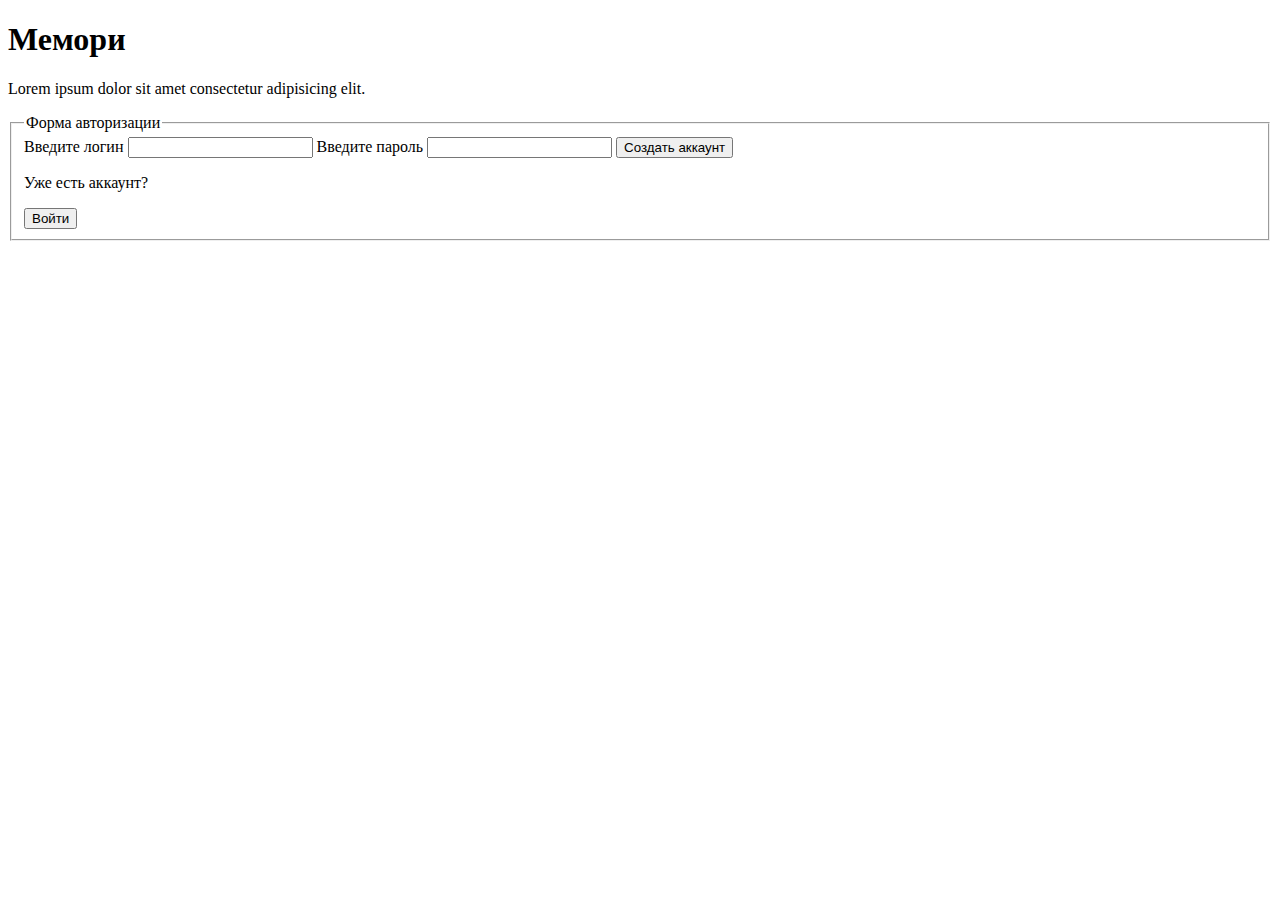
<file: index.html>
<!DOCTYPE html>
<html lang="en">

<head>
    <meta charset="UTF-8">
    <meta name="viewport" content="width=device-width, initial-scale=1.0">
    <title>Document</title>
</head>

<body>

<header class="header">

</header>

<main>
    <h1 class="header__heading">Мемори</h1>
    <p class="header__par">
        Lorem ipsum dolor sit amet consectetur adipisicing elit.
    </p>

    <form 
        action="" 
        method="post"
        class="form"
    >
        <fieldset class="form__fieldset">
            <legend class="form__legend">
                Форма авторизации
            </legend>

            <label 
                for="login"
                class="form__label"
            >
                Введите логин
                <input 
                    class="form__input"
                    type="text" 
                    name="login" 
                    id="login"
                >
            </label>

            <label 
                for="password"
                class="form__label"
            >
                Введите пароль
                <input
                    class="form__input"
                    type="password" 
                    name="password" 
                    id="password"
                >
            </label>

            <button 
                type="submit"
                class="form__btn-create"
            >
                Создать аккаунт
            </button>

            <p class="form__text">Уже есть аккаунт?</p>

            <button 
                type="submit"
                class="form__btn-come"
            >
                Войти
            </button>
        </fieldset>
    </form>

</main>

<footer>

</footer>

</body>
</html>
</file>
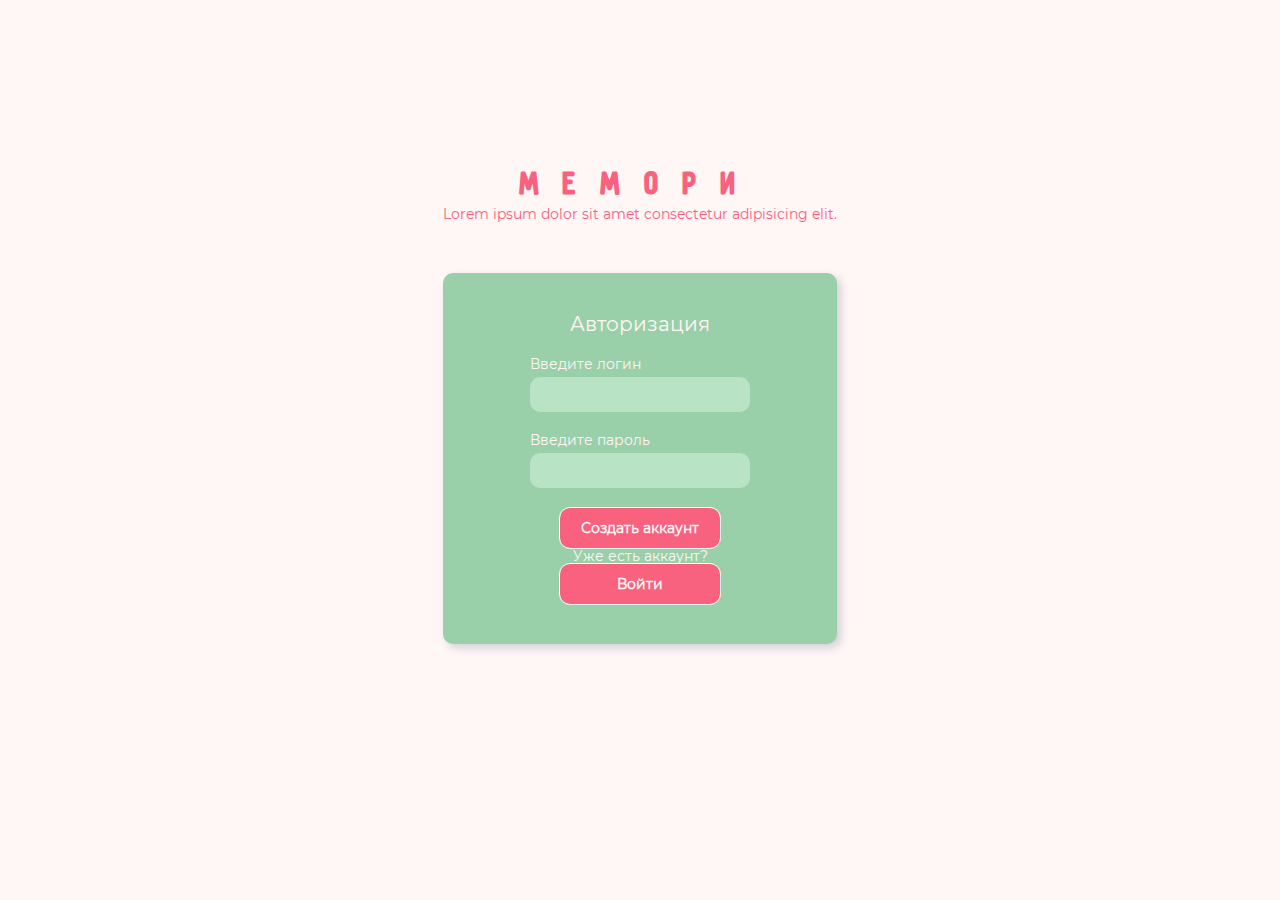
<file: templates/index.html>
<!DOCTYPE html>
<html lang="ru">

<head>
    <meta charset="UTF-8">
    <meta name="viewport" content="width=device-width, initial-scale=1.0">
    <link rel="stylesheet" href="/static/normalize.css">
    <link rel="stylesheet" type="text/css" href="/static/main.css">
    <title>Memory Game</title>

    <link rel="shortcut icon" href="/static/favicon/favicon.ico">
    <link rel="apple-touch-icon" sizes="180x180" href="/static/favicon/apple-touch-icon.png">
    <link rel="icon" type="image/png" sizes="32x32" href="/static/favicon/favicon-32x32.png">
    <link rel="icon" type="image/png" sizes="16x16" href="/static/favicon/favicon-16x16.png">
    <link rel="manifest" href="/static/favicon/site.webmanifest">
    <link rel="mask-icon" href="/static/favicon/safari-pinned-tab.svg" color="#5bbad5">
    <meta name="msapplication-TileColor" content="#da532c">
    <meta name="theme-color" content="#ffffff">
</head>

<body>

    <main class="container">
        <div class="container__wrapper">
            <div class="info">
                <h1 class="info__heading">Мемори</h1>
                <p class="info__par">
                    Lorem ipsum dolor sit amet consectetur adipisicing elit.
                </p>
            </div>

            <form action="" method="post" class="form">
                <fieldset class="form__fieldset">
                    <legend class="form__legend">
                        Авторизация
                    </legend>

                    <label for="login" class="form__label">
                        Введите логин
                        <input class="form__input" type="text" name="login" id="login">
                    </label>

                    <label for="password" class="form__label">
                        Введите пароль
                        <input class="form__input" type="password" name="password" id="password">
                    </label>

                    <button type="submit" class="form__btn">
                        Создать аккаунт
                    </button>

                    <p class="form__text">Уже есть аккаунт?</p>

                    <button type="submit" class="form__btn">
                        Войти
                    </button>
                </fieldset>
            </form>
        </div>
    </main>

    <footer>

    </footer>

</body>

</html>
</file>
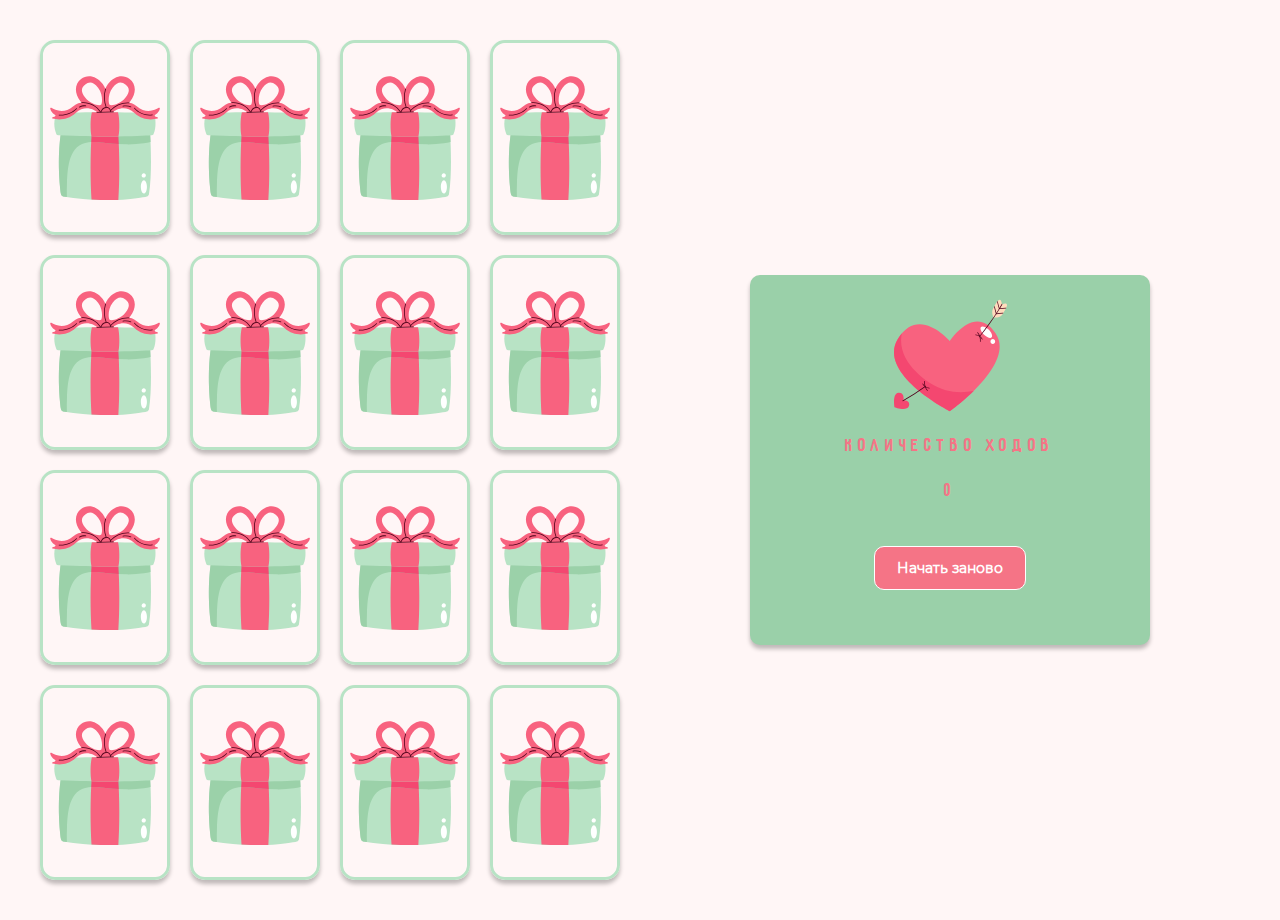
<file: templates/game.html>
<!DOCTYPE html>
<html lang="ru">

<head>
    <meta charset="UTF-8">
    <meta name="viewport" content="width=device-width, initial-scale=1.0">
    <link rel="stylesheet" href="/static/normalize.css">
    <link rel="stylesheet" href="/static/main.css">
    <link rel="stylesheet" href="/static/game.css">
    <title>Memory Game</title>

    <link rel="apple-touch-icon" sizes="180x180" href="static/favicon/apple-touch-icon.png">
    <link rel="icon" type="image/png" sizes="32x32" href="static/favicon/favicon-32x32.png">
    <link rel="icon" type="image/png" sizes="16x16" href="static/favicon/favicon-16x16.png">
    <link rel="manifest" href="static/favicon/site.webmanifest">
    <link rel="mask-icon" href="static/favicon/safari-pinned-tab.svg" color="#5bbad5">
    <meta name="msapplication-TileColor" content="#da532c">
    <meta name="theme-color" content="#ffffff">
</head>

<body>
    <header class="header">

    </header>

    <main>

        <section class="game">
            <div class="game__wrapper">
                <div class="game__cards">
                    <div class="card">
                        <div class="card__wrapper">
                            <div class="card__front">
                                <div class="card__img">
                                    <img src="/static/img/011-lion.svg" alt="Лицевая сторона карты"
                                        class="card__img-img">
                                </div>
                            </div>
                            <div class="card__shirt">
                                <div class="card__img">
                                    <img src="/static/img/shirt.svg" alt="Рубашка карты" class="card__img-img">
                                </div>
                            </div>
                        </div>
                    </div>
                    <div class="card">
                        <div class="card__wrapper">
                            <div class="card__front">
                                <div class="card__img">
                                    <img src="/static/img/011-lion.svg" alt="Лицевая сторона карты"
                                        class="card__img-img">
                                </div>
                            </div>
                            <div class="card__shirt">
                                <div class="card__img">
                                    <img src="/static/img/shirt.svg" alt="Рубашка карты" class="card__img-img">
                                </div>
                            </div>
                        </div>
                    </div>
                    <div class="card">
                        <div class="card__wrapper">
                            <div class="card__front">
                                <div class="card__img">
                                    <img src="/static/img/012-bird.svg" alt="Лицевая сторона карты"
                                        class="card__img-img">
                                </div>
                            </div>
                            <div class="card__shirt">
                                <div class="card__img">
                                    <img src="/static/img/shirt.svg" alt="Рубашка карты" class="card__img-img">
                                </div>
                            </div>
                        </div>
                    </div>
                    <div class="card">
                        <div class="card__wrapper">
                            <div class="card__front">
                                <div class="card__img">
                                    <img src="/static/img/012-bird.svg" alt="Лицевая сторона карты"
                                        class="card__img-img">
                                </div>
                            </div>
                            <div class="card__shirt">
                                <div class="card__img">
                                    <img src="/static/img/shirt.svg" alt="Рубашка карты" class="card__img-img">
                                </div>
                            </div>
                        </div>
                    </div>
                    <div class="card">
                        <div class="card__wrapper">
                            <div class="card__front">
                                <div class="card__img">
                                    <img src="/static/img/018-giraffe.svg" alt="Лицевая сторона карты"
                                        class="card__img-img">
                                </div>
                            </div>
                            <div class="card__shirt">
                                <div class="card__img">
                                    <img src="/static/img/shirt.svg" alt="Рубашка карты" class="card__img-img">
                                </div>
                            </div>
                        </div>
                    </div>
                    <div class="card">
                        <div class="card__wrapper">
                            <div class="card__front">
                                <div class="card__img">
                                    <img src="/static/img/018-giraffe.svg" alt="Лицевая сторона карты"
                                        class="card__img-img">
                                </div>
                            </div>
                            <div class="card__shirt">
                                <div class="card__img">
                                    <img src="/static/img/shirt.svg" alt="Рубашка карты" class="card__img-img">
                                </div>
                            </div>
                        </div>
                    </div>
                    <div class="card">
                        <div class="card__wrapper">
                            <div class="card__front">
                                <div class="card__img">
                                    <img src="/static/img/002-sloth.svg" alt="Лицевая сторона карты"
                                        class="card__img-img">
                                </div>
                            </div>
                            <div class="card__shirt">
                                <div class="card__img">
                                    <img src="/static/img/shirt.svg" alt="Рубашка карты" class="card__img-img">
                                </div>
                            </div>
                        </div>
                    </div>
                    <div class="card">
                        <div class="card__wrapper">
                            <div class="card__front">
                                <div class="card__img">
                                    <img src="/static/img/002-sloth.svg" alt="Лицевая сторона карты"
                                        class="card__img-img">
                                </div>
                            </div>
                            <div class="card__shirt">
                                <div class="card__img">
                                    <img src="/static/img/shirt.svg" alt="Рубашка карты" class="card__img-img">
                                </div>
                            </div>
                        </div>
                    </div>
                    <div class="card">
                        <div class="card__wrapper">
                            <div class="card__front">
                                <div class="card__img">
                                    <img src="/static/img/009-hedgehog.svg" alt="Лицевая сторона карты"
                                        class="card__img-img">
                                </div>
                            </div>
                            <div class="card__shirt">
                                <div class="card__img">
                                    <img src="/static/img/shirt.svg" alt="Рубашка карты" class="card__img-img">
                                </div>
                            </div>
                        </div>
                    </div>
                    <div class="card">
                        <div class="card__wrapper">
                            <div class="card__front">
                                <div class="card__img">
                                    <img src="/static/img/009-hedgehog.svg" alt="Лицевая сторона карты"
                                        class="card__img-img">
                                </div>
                            </div>
                            <div class="card__shirt">
                                <div class="card__img">
                                    <img src="/static/img/shirt.svg" alt="Рубашка карты" class="card__img-img">
                                </div>
                            </div>
                        </div>
                    </div>
                    <div class="card">
                        <div class="card__wrapper">
                            <div class="card__front">
                                <div class="card__img">
                                    <img src="/static/img/004-monkey.svg" alt="Лицевая сторона карты"
                                        class="card__img-img">
                                </div>
                            </div>
                            <div class="card__shirt">
                                <div class="card__img">
                                    <img src="/static/img/shirt.svg" alt="Рубашка карты" class="card__img-img">
                                </div>
                            </div>
                        </div>
                    </div>
                    <div class="card">
                        <div class="card__wrapper">
                            <div class="card__front">
                                <div class="card__img">
                                    <img src="/static/img/004-monkey.svg" alt="Лицевая сторона карты"
                                        class="card__img-img">
                                </div>
                            </div>
                            <div class="card__shirt">
                                <div class="card__img">
                                    <img src="/static/img/shirt.svg" alt="Рубашка карты" class="card__img-img">
                                </div>
                            </div>
                        </div>
                    </div>
                    <div class="card">
                        <div class="card__wrapper">
                            <div class="card__front">
                                <div class="card__img">
                                    <img src="/static/img/010-seal.svg" alt="Лицевая сторона карты"
                                        class="card__img-img">
                                </div>
                            </div>
                            <div class="card__shirt">
                                <div class="card__img">
                                    <img src="/static/img/shirt.svg" alt="Рубашка карты" class="card__img-img">
                                </div>
                            </div>
                        </div>
                    </div>
                    <div class="card">
                        <div class="card__wrapper">
                            <div class="card__front">
                                <div class="card__img">
                                    <img src="/static/img/010-seal.svg" alt="Лицевая сторона карты"
                                        class="card__img-img">
                                </div>
                            </div>
                            <div class="card__shirt">
                                <div class="card__img">
                                    <img src="/static/img/shirt.svg" alt="Рубашка карты" class="card__img-img">
                                </div>
                            </div>
                        </div>
                    </div>
                    <div class="card">
                        <div class="card__wrapper">
                            <div class="card__front">
                                <div class="card__img">
                                    <img src="/static/img/015-koala.svg" alt="Лицевая сторона карты"
                                        class="card__img-img">
                                </div>
                            </div>
                            <div class="card__shirt">
                                <div class="card__img">
                                    <img src="/static/img/shirt.svg" alt="Рубашка карты" class="card__img-img">
                                </div>
                            </div>
                        </div>
                    </div>
                    <div class="card">
                        <div class="card__wrapper">
                            <div class="card__front">
                                <div class="card__img">
                                    <img src="/static/img/015-koala.svg" alt="Лицевая сторона карты"
                                        class="card__img-img">
                                </div>
                            </div>
                            <div class="card__shirt">
                                <div class="card__img">
                                    <img src="/static/img/shirt.svg" alt="Рубашка карты" class="card__img-img">
                                </div>
                            </div>
                        </div>
                    </div>

                </div>
                <div class="game__info">
                    <p class="game__info-text">
                        количество ходов <span id="moveCurrent">0</span>
                    </p>
                    <button class="game__button" type="button" data-reset></button>
                </div>
            </div>
        </section>


        <div class="popup">
            <div class="popup__wrapper">
                <div class="popup__wrap">
                    <button class="popup__close">
                        <svg width="50" height="50" viewBox="0 0 64 64" fill="none" xmlns="http://www.w3.org/2000/svg">
                            <path
                                d="M22.6066 21.3934C22.2161 21.0029 21.5829 21.0029 21.1924 21.3934C20.8019 21.7839 20.8019 22.4171 21.1924 22.8076L22.6066 21.3934ZM40.9914 42.6066C41.3819 42.9971 42.0151 42.9971 42.4056 42.6066C42.7961 42.2161 42.7961 41.5829 42.4056 41.1924L40.9914 42.6066ZM21.1924 41.1924C20.8019 41.5829 20.8019 42.2161 21.1924 42.6066C21.5829 42.9971 22.2161 42.9971 22.6066 42.6066L21.1924 41.1924ZM42.4056 22.8076C42.7961 22.4171 42.7961 21.7839 42.4056 21.3934C42.0151 21.0029 41.3819 21.0029 40.9914 21.3934L42.4056 22.8076ZM21.1924 22.8076L40.9914 42.6066L42.4056 41.1924L22.6066 21.3934L21.1924 22.8076ZM22.6066 42.6066L42.4056 22.8076L40.9914 21.3934L21.1924 41.1924L22.6066 42.6066Z"
                                fill="grey" />
                        </svg>
                    </button>
                    <div class="popup__content">
                        <figure class="popup__figure">
                            <img src="../static/img/svg/004-inlove.svg" alt="" class="popup__img">
                        </figure>
                        <p class="popup__text">Ваше
                            количество
                            ходов <span id="move"></span>!
                        </p>
                        <h3 class="popup__heading">Победа!</h3>

                        <button class="popup__btn" data-reset>
                            начать заново
                        </button>
                    </div>
                </div>
            </div>
        </div>


    </main>

    <footer>

    </footer>


    <script src="/static/js/script.js"></script>
</body>

</html>
</file>
<file: static/game.css>
.game__cards {
    gap: 20px;
    display: grid;
    grid-template-columns: repeat(4, 1fr);
    max-width: 708px;
    margin-left: auto;
    width: 100%;
    gap: 20px;
}

.card {
    /* padding: 15px; */
    max-width: 162px;
    width: 100%;
    aspect-ratio: 1 / 1.5;
    perspective: 1000px;
}

.card.active .card__wrapper {
    transform: rotateY(180deg);
}

.card__wrapper {
    position: relative;
    width: 100%;
    height: 100%;
    transition: transform 0.8s ease;
    transform-style: preserve-3d;
    box-shadow: 0px 4px 4px rgba(0, 0, 0, 0.25);
    border-radius: 15px;
    border: 3px solid var(--light-green);
}

.card__shirt,
.card__front {
    position: absolute;
    display: flex;
    align-items: center;
    justify-content: center;
    width: 100%;
    height: 100%;
    backface-visibility: hidden;
    background-color: var(--card-bg);
    overflow: hidden;
    border-radius: 15px;
}

.card__front {
    transform: rotateY(180deg);
}

.card__img {
    width: 100%;
    aspect-ratio: 1 / 1;
    display: flex;
    align-items: center;
    justify-content: center;
}

.card__img-img {
    width: 100%;
    height: 100%;
    object-fit: contain;
}

.popup {
    position: fixed;
    top: 0;
    left: 0;
    width: 100%;
    height: 100vh;
    background: rgba(0, 0, 0, 0.5);
    opacity: 0;
    pointer-events: none;
    transition: opacity 0.5s;
}

.popup.active {
    opacity: 1;
    pointer-events: all;
    transition: opacity 0.5s;
}

.popup__wrapper {
    position: absolute;
    top: 50%;
    left: 50%;
    min-width: 400px;
    transform: translate(-50%, -50%);
}

.popup__wrap {
    display: flex;
    align-items: center;
    justify-content: center;
    padding: 40px 40px;
    background-color: var(--green);
    border-radius: 10px;
    max-width: 400px;
    min-height: 370px;
    box-shadow: 4px 4px 8px 0px rgba(34, 60, 80, 0.2);
}

.popup__close {
    position: absolute;
    top: 10px;
    right: 10px;
    cursor: pointer;
    transition: transform 0.2s ease;
}

.popup__close:hover {
    transform: scale(1.2);
}

.popup__close:active {
    transform: scale(1.1);
}

@keyframes move {
    0% {
        transform: scale(1.1);
        left: 10%;
        animation-timing-function: ease-in;
    }

    80% {
        transform: scale(1.3);
    }

    100% {
        transform: scale(1);
    }
}

.popup__figure {
    margin: 0;
    width: 90px;
    height: 90px;
    margin: auto;
    margin-bottom: 20px;
    animation: move 2s infinite linear;
}

.popup__img-heart {
    margin-right: 100px;
}

.popup__text {
    text-align: center;
    margin: 0;
    white-space: pre-line;
    font-size: 20px;
    font-weight: 400;
    margin-bottom: 20px;
    display: block;
}

.popup__content {
    position: relative;
}

@keyframes anime {
    0% {
        transform: translateY(0%);
    }

    50% {
        transform: translateY(20%);
    }

    100% {
        transform: translateY(0%);
    }
}

.popup__wrap::before {
    content: '';
    width: 100px;
    height: 100px;
    display: block;
    background-image: url(../static/img/svg/010-heart.svg);
    background-repeat: no-repeat;
    background-position: center;
    background-size: contain;
    position: absolute;
    left: 20px;
    bottom: 50%;
}


.popup__wrap::after {
    content: "";
    width: 100px;
    height: 100px;
    display: block;
    background-image: url(../static/img/svg/011-balloon.svg);
    background-size: contain;
    background-repeat: no-repeat;
    background-position: center;
    position: absolute;
    right: 20px;
    bottom: 50%;
    animation: anime 5s infinite linear;
}

.popup__heading {
    text-transform: uppercase;
    text-align: center;
    color: var(--light-pink);
    font-size: 35px;
    font-family: Pribambas;
    font-weight: 400;
    letter-spacing: 8.05px;
    margin: 0;
    margin-bottom: 20px;
}

.popup__btn {
    background-color: var(--light-pink);
    color: var(--card-bg);
    border: none;
    outline: 1px solid var(--card-bg);
    border-radius: 10px;
    width: 160px;
    height: 40px;
    text-align: center;
    transition: background-color 0.2s ease, color 0.3s ease,
        outline-color 0.2s ease, outline-width 0.2s ease;
}

.popup__btn:hover {
    background-color: var(--pink);
    color: #fff;
}

.popup__btn:active {
    outline-color: #fff;
}

.popup__btn:focus {
    outline-width: 2px;
    outline-color: #fff;
}

/* @media screen and (max-width: 944px) {
}
@media screen and (max-width: 720px) {
} */
@media screen and (max-width: 540px) {

    .popup {
        width: 100%;
    }

    .popup__wrapper {
        min-width: 300px;
        padding: 10px;
    }

    .popup__heading {
        font-size: 25px;
    }

    .popup__text {
        font-size: 12px;
    }

    .popup__btn {
        font-size: 12px;
        height: 32px;
    }

    .popup__wrap::after {
        width: 70px;
        height: 70px;
    }

    .popup__wrap::before {
        width: 70px;
        height: 70px;
    }

    .popup__figure {
        width: 70px;
        height: 70px;
    }

    .popup__wrap {
        min-height: 300px;
    }
}

.game__wrapper {
    display: grid;
    grid-template-columns: 1fr 1fr;
    padding: 40px;
    gap: 40px;
}

.game__info {
    display: flex;
    align-items: center;
    flex-direction: column;
    gap: 45px;
    margin: auto;
    width: 400px;
    height: 370px;
    background: #9ad0a9;
    box-shadow: 0px 4px 4px 0px rgba(0, 0, 0, 0.25);
    border-radius: 10px;
    background-image: url(../static/img/001-heart.svg);
    background-repeat: no-repeat;
    background-size: 113px 119px;
    background-position: center 21px;
}

.game__info-text {
    display: flex;
    flex-direction: column;
    align-items: center;
    gap: 25px;
    color: #f57486;
    font-family: Pribambas;
    font-size: 20px;
    font-style: normal;
    font-weight: 400;
    line-height: normal;
    letter-spacing: 4.6px;
    margin-top: 161px;
}

.game__button {
    content: '';
    padding: 12px 22px;
    color: var(--Color, #fff);
    font-family: Montserrat;
    font-size: 14px;
    font-style: normal;
    font-weight: 600;
    line-height: normal;
    border-radius: 10px;
    border: 1px solid var(--Color, #fff);
    background: #f57486;
}

.game__button::after {
    content: 'Начать заново';
}

@media screen and (max-width: 1030px) {
    .game__info {
        max-width: 350px;
        height: 370px;
    }
}

@media screen and (max-width: 800px) {
    .game__wrapper {
        display: grid;
        grid-template-columns: 1fr;
        grid-template-rows: auto 1fr;
        padding: 40px;
        gap: 20px;
    }

    .game__cards {
        grid-row-start: 2;
        gap: 15px;
    }

    .game__info {
        max-width: 708px;
        width: 100%;
        height: 74px;
        grid-row-start: 1;
        background-image: none;
        padding: 12px;
        flex-direction: row;
        align-items: center;
        justify-content: space-between;
        gap: 20px;
    }

    .game__button {
        width: 150px;
        font-size: 14px;
        font-style: normal;
        font-weight: 600;
        line-height: normal;
        padding: 15px;
    }

    .game__info-text {
        margin: 0 auto;
        padding: 0;
        flex-direction: row;
        gap: 5px;
    }
}

@media screen and (max-width: 520px) {
    .game__info-text {
        font-size: 14px;
        font-style: normal;
        font-weight: 400;
        line-height: normal;
        letter-spacing: 3.22px;
        flex-direction: column;
        gap: 5px;
    }

    .game__info-text span {
        font-size: 20px;
        font-style: normal;
        font-weight: 400;
        line-height: normal;
        letter-spacing: 4.6px;
    }

    .game__button {
        width: 90px;
    }

    .game__button::after {
        content: 'заново';
    }

    .game__wrapper {
        padding: 15px;
    }

    .game__info {
        gap: 5px;
    }
}
</file>
<file: static/main.css>
:root {
  --light-green: #b8e3c5;
  --green: #9ad0a9;
  --light-pink: #f8627f;
  --pink: #f45276;
  --card-bg: #fff6f6;
}

@import url(normalize.css);

@font-face {
  font-family: Montserrat;
  src: local(Montserrat-Regulard),
    url(/static/fonts/Montserrat-Regular.woff2) format('woff2');
  src: url(/static/fonts/Montserrat-Regular.woff) format('woff');
  font-weight: 400;
  font-display: swap;
}

@font-face {
  font-family: Pribambas;
  src: local(Pribambas-Regular),
    url(static/fonts/Pribambas-Regular.woff2) format('woff2');
  src: url(/static/fonts/Pribambas-Regular.woff) format('woff');
  font-weight: 400;
  font-display: swap;
}

html {
  position: relative;
  box-sizing: border-box;
  overflow-x: hidden;
}

*,
*::before,
*::after {
  box-sizing: inherit;
}

body {
  background-color: var(--card-bg);
  color: var(--card-bg);
  font-family: Montserrat, sans-serif;
  position: relative;
  overflow-x: hidden;
  min-width: 320px;
  min-height: 100vh;
  -webkit-font-smoothing: antialiased;
  -moz-osx-font-smoothing: grayscale;
  text-rendering: optimizeLegibility;
  -webkit-tap-highlight-color: rgba(0, 0, 0, 0);
  -webkit-tap-highlight-color: transparent;
  font-size: 14px;
  box-sizing: border-box;
  padding: 0;
  margin: 0 auto;
  position: relative;
}

.container {
  position: absolute;
  top: 0;
  right: 0;
  left: 0;
  bottom: 10vh;
  display: flex;
  justify-content: center;
  align-items: center;
  padding: 50px 50px;
  margin: 0 auto;
}
.container__wrapper {
  display: block;
  margin: 0;
  padding: 0;
}
.info {
  margin-bottom: 50px;
}

.info__heading {
  text-align: center;
  color: var(--light-pink);
  font-size: 35px;
  font-family: Pribambas;
  letter-spacing: 23px;
}

.info__par {
  text-align: center;
  color: var(--light-pink);
}

.form {
  background-color: var(--green);
  border-radius: 10px;
  padding: 40px 40px;
  box-shadow: 4px 4px 8px 0px rgba(34, 60, 80, 0.2);
}

.form__fieldset {
  border: none;
  display: flex;
  flex-direction: column;
  justify-content: center;
  align-items: center;
}

.form__legend {
  text-align: center;
  font-size: 20px;
  margin-bottom: 20px;
}

.form__label {
  display: flex;
  flex-direction: column;
  gap: 5px;
  margin-bottom: 20px;
}

.form__input {
  display: block;
  background-color: var(--light-green);
  border-radius: 10px;
  width: 220px;
  height: 35px;
  border: none;
  color: var(--pink);
  font-family: Montserrat, sans-serif;
  transition: background-color 0.2s ease, color 0.3s ease,
    outline-color 0.2s ease;
}

.form__btn {
  background-color: var(--light-pink);
  color: var(--card-bg);
  border: none;
  outline: 1px solid var(--card-bg);
  border-radius: 10px;
  width: 160px;
  /* height: 40px; */
  text-align: center;
  transition: background-color 0.2s ease, color 0.3s ease,
    outline-color 0.2s ease, outline-width 0.2s ease;
  font-family: 'Montserrat';
  font-size: 14px;
  font-style: normal;
  font-weight: 600;
  line-height: 16px;
  padding: 12px;
}

.form__text {
  text-align: center;
}

.form__input:hover {
  background-color: var(--card-bg);
  color: var(--green);
}

.form__input:active {
  background-color: var(--card-bg);
}

.form__input:focus {
  outline-color: var(--card-bg);
}

.form__btn:hover {
  background-color: var(--pink);
  color: #fff;
}

.form__btn:active {
  outline-color: #fff;
}

.form__btn:focus {
  outline-width: 2px;
  outline-color: #fff;
}

/* .wrapper {
    max-width: 1440px;
    margin: 0 auto;
} */

/* @media screen and (max-width: 944px) {
}
@media screen and (max-width: 720px) {
} */
@media screen and (max-width: 540px) {
  .container {
    padding: 15px;
    max-width: 320px;
  }

  .info {
    margin-bottom: 25px;
  }

  .info__heading {
    font-size: 25px;
    letter-spacing: 8.05px;
  }

  .info__par {
    font-size: 12px;
  }

  .form {
    border-radius: 10px;
    padding: 15px;
  }

  .form__fieldset {
    margin: 0;
    padding: 0;
  }

  .form__legend {
    font-size: 18px;
  }

  .form__label {
    font-size: 12px;
    width: 100%;
  }

  .form__input {
    font-size: 12px;
    width: 100%;
  }

  .form__btn {
    width: 100%;
    height: 35px;
    font-size: 12px;
    line-height: 15px;
    padding: 10px;
  }

  .form__text {
    margin: 12px 0;
    font-size: 12px;
  }
}

/* * {
  outline: 1px solid rgba(128, 128, 128, 0.5);
} */
</file>
